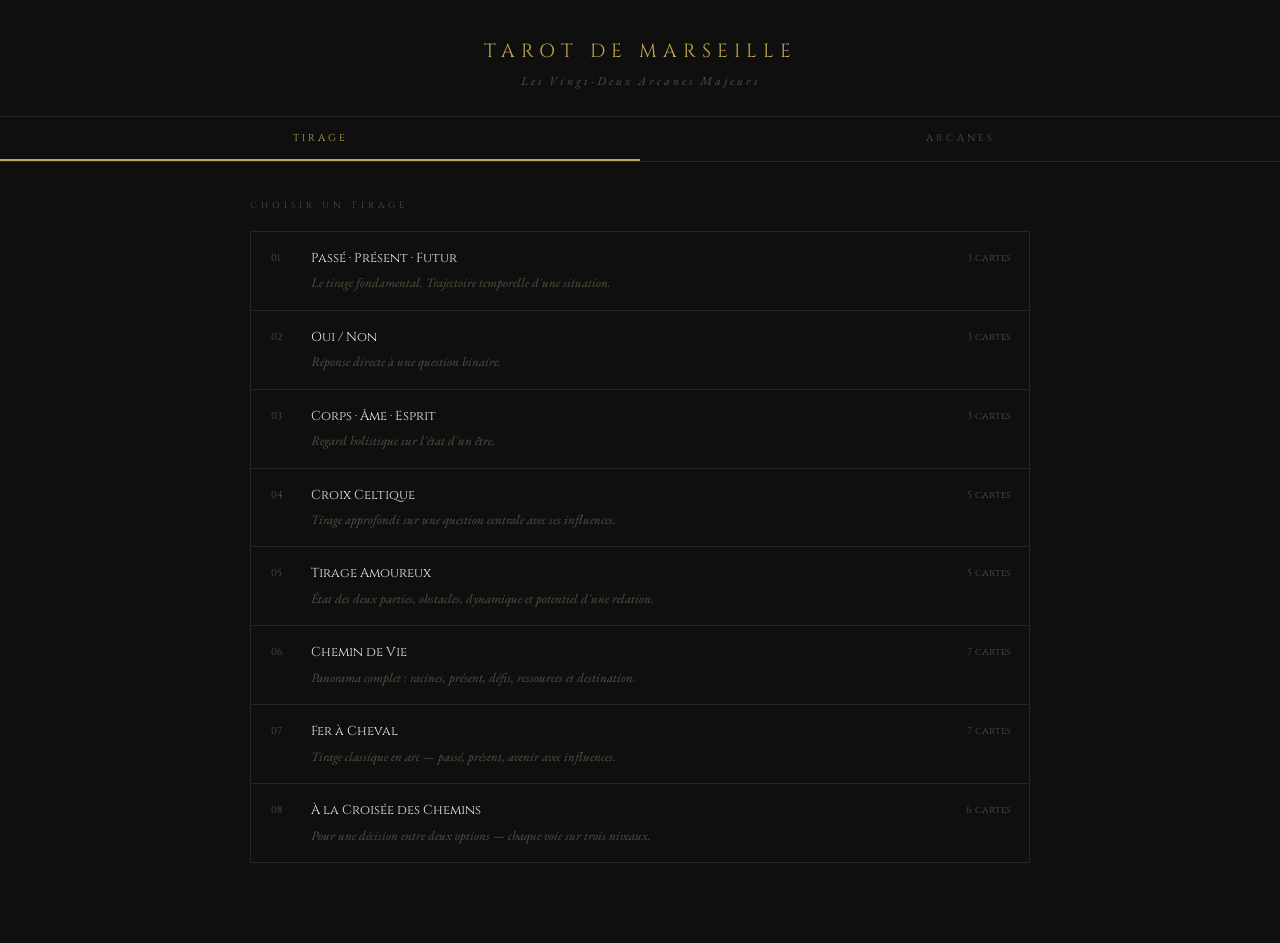
<file: tarot-marseille (8).html>
<!DOCTYPE html>
<html lang="fr">
<head>
<meta charset="UTF-8">
<meta name="viewport" content="width=device-width, initial-scale=1.0">
<title>Tarot de Marseille</title>
<link href="https://fonts.googleapis.com/css2?family=Cinzel:wght@400;600&family=EB+Garamond:ital,wght@0,400;0,500;1,400&display=swap" rel="stylesheet">
<style>
*{margin:0;padding:0;box-sizing:border-box;}
:root{
  --bg:#0f0f0f;--surface:#161616;--surface2:#1e1e1e;
  --border:#252525;--border-gold:#7a6828;
  --gold:#c4a84f;--gold-dim:#5a4a20;
  --text:#ddd8cc;--text-dim:#585040;--text-mid:#908070;
  --crimson:#882020;--white:#ede8dc;
}
body{background:var(--bg);color:var(--text);font-family:'EB Garamond',serif;font-size:16px;line-height:1.65;min-height:100vh;}
header{padding:36px 24px 24px;border-bottom:1px solid var(--border);text-align:center;}
.site-title{font-family:'Cinzel',serif;font-size:19px;font-weight:400;color:var(--gold);letter-spacing:6px;text-transform:uppercase;}
.site-sub{margin-top:5px;font-size:12px;color:var(--text-dim);letter-spacing:3px;font-style:italic;}
nav{display:flex;border-bottom:1px solid var(--border);}
.nav-tab{flex:1;background:none;border:none;border-bottom:2px solid transparent;color:var(--text-dim);font-family:'Cinzel',serif;font-size:10px;letter-spacing:3px;text-transform:uppercase;padding:14px;cursor:pointer;transition:color .2s,border-color .2s;}
.nav-tab:hover{color:var(--text-mid);}
.nav-tab.active{color:var(--gold);border-bottom-color:var(--gold);}
.screen{display:none;}.screen.active{display:block;}
.container{max-width:820px;margin:0 auto;padding:36px 20px 80px;}
.section-label{font-family:'Cinzel',serif;font-size:9px;letter-spacing:4px;text-transform:uppercase;color:var(--text-dim);margin-bottom:18px;}

/* API BANNER */

.btn{display:inline-block;background:none;border:1px solid var(--border-gold);color:var(--gold);font-family:'Cinzel',serif;font-size:10px;letter-spacing:3px;text-transform:uppercase;padding:13px 28px;cursor:pointer;transition:background .2s;width:100%;text-align:center;}
.btn:hover{background:rgba(196,168,79,.07);}
.btn:disabled{opacity:.25;cursor:not-allowed;border-color:var(--border);color:var(--text-dim);}
.btn-ghost{border-color:var(--border);color:var(--text-dim);font-size:10px;padding:10px 24px;}
.btn-ghost:hover{border-color:var(--text-mid);color:var(--text-mid);background:none;}
.btn-sm{padding:9px 20px;font-size:9px;width:auto;}

/* SPREADS */
.spreads-list{display:flex;flex-direction:column;gap:1px;background:var(--border);border:1px solid var(--border);}
.spread-row{background:var(--bg);padding:16px 18px;cursor:pointer;display:flex;align-items:flex-start;gap:18px;transition:background .15s;border-left:2px solid transparent;}
.spread-row:hover{background:var(--surface);border-left-color:var(--gold-dim);}
.spread-row-num{font-family:'Cinzel',serif;font-size:10px;color:var(--text-dim);min-width:22px;padding-top:2px;}
.spread-row-body{flex:1;}
.spread-row-name{font-family:'Cinzel',serif;font-size:13px;color:var(--white);font-weight:400;margin-bottom:3px;}
.spread-row-meta{font-size:13px;color:var(--text-dim);font-style:italic;}
.spread-row-count{font-family:'Cinzel',serif;font-size:10px;color:var(--text-dim);white-space:nowrap;padding-top:2px;}

/* VISUAL */
.spread-visual-container{display:flex;justify-content:center;align-items:center;padding:32px 16px 36px;margin-bottom:24px;border:1px solid var(--border);background:var(--surface);overflow-x:auto;}
.spread-layout{display:grid;gap:10px;flex-shrink:0;}
.vcard{width:78px;height:126px;border:1px solid var(--border);background:var(--bg);cursor:pointer;display:flex;flex-direction:column;align-items:center;justify-content:center;padding:6px 4px;transition:border-color .2s,background .2s,transform .15s;position:relative;gap:4px;}
.vcard:hover{border-color:var(--gold-dim);background:var(--surface2);transform:translateY(-2px);}
.vcard.filled{background:var(--surface2);border-color:var(--border-gold);}
.vcard.reversed-v{border-color:var(--crimson)!important;}
.vcard-num{font-family:'Cinzel',serif;font-size:8px;color:var(--text-dim);letter-spacing:1px;}
.vcard.filled .vcard-num{color:var(--gold-dim);}
.vcard-name{font-size:9px;color:var(--text-dim);text-align:center;line-height:1.3;}
.vcard.filled .vcard-name{font-family:'Cinzel',serif;font-size:9px;color:var(--white);}
.vcard-pos{font-size:8px;color:var(--text-dim);text-align:center;line-height:1.3;font-style:italic;padding:0 3px;}
.vcard-rev-mark{position:absolute;top:4px;right:4px;font-size:7px;color:var(--crimson);}
.vcard-pos-num{position:absolute;top:4px;left:5px;font-family:'Cinzel',serif;font-size:8px;color:var(--gold-dim);}
.vcard-empty-line{width:20px;height:1px;background:var(--border);margin:2px 0;}
.vghost{width:78px;height:126px;visibility:hidden;}

/* POSITIONS */
.positions-list{display:flex;flex-direction:column;gap:6px;margin-bottom:22px;}
.position-slot{border:1px solid var(--border);display:flex;align-items:stretch;overflow:hidden;}
.pos-label-block{padding:11px 13px;min-width:175px;border-right:1px solid var(--border);flex-shrink:0;}
.pos-num{font-family:'Cinzel',serif;font-size:9px;color:var(--text-dim);letter-spacing:2px;margin-bottom:3px;}
.pos-name{font-size:13px;color:var(--text-mid);font-style:italic;line-height:1.3;}
.pos-card-block{flex:1;padding:10px 13px;display:flex;align-items:center;justify-content:space-between;gap:10px;cursor:pointer;transition:background .15s;min-height:50px;}
.pos-card-block:hover{background:var(--surface2);}
.pos-card-block.filled{background:var(--surface);}
.pos-card-placeholder{font-size:13px;color:var(--text-dim);font-style:italic;}
.pos-card-name{font-family:'Cinzel',serif;font-size:13px;color:var(--white);}
.pos-card-num{font-size:11px;color:var(--text-dim);margin-top:2px;}
.pos-reversed-tag{color:var(--crimson);}
.pos-clear{background:none;border:none;color:var(--text-dim);cursor:pointer;font-size:18px;padding:2px 6px;line-height:1;}
.pos-clear:hover{color:var(--white);}
.pos-reversed-toggle{font-size:10px;color:var(--text-dim);cursor:pointer;padding:4px 8px;border:1px solid var(--border);transition:all .15s;white-space:nowrap;background:none;font-family:'EB Garamond',serif;}
.pos-reversed-toggle:hover{border-color:var(--crimson);color:var(--crimson);}
.pos-reversed-toggle.on{border-color:var(--crimson);color:var(--crimson);}

/* PICKER */
.picker-overlay{position:fixed;inset:0;background:rgba(0,0,0,.93);z-index:300;display:none;align-items:flex-start;justify-content:center;padding:40px 16px;overflow-y:auto;}
.picker-overlay.open{display:flex;}
.picker-modal{background:var(--surface);border:1px solid var(--border-gold);width:100%;max-width:680px;}
.picker-header{padding:18px 20px;border-bottom:1px solid var(--border);display:flex;align-items:center;justify-content:space-between;}
.picker-title{font-family:'Cinzel',serif;font-size:11px;color:var(--gold);letter-spacing:3px;}
.picker-close{background:none;border:1px solid var(--border);color:var(--text-dim);width:28px;height:28px;cursor:pointer;font-size:13px;}
.picker-close:hover{border-color:var(--text-dim);color:var(--white);}
.picker-grid{display:grid;grid-template-columns:repeat(auto-fill,minmax(100px,1fr));gap:1px;background:var(--border);border-bottom:1px solid var(--border);}
.picker-cell{background:var(--bg);padding:11px 10px;cursor:pointer;transition:background .12s;display:flex;flex-direction:column;gap:2px;}
.picker-cell:hover{background:var(--surface2);}
.picker-cell.taken{opacity:.2;pointer-events:none;}
.pc-num{font-family:'Cinzel',serif;font-size:9px;color:var(--text-dim);letter-spacing:1px;}
.pc-name{font-size:12px;color:var(--text);line-height:1.25;}
.picker-footer{padding:12px 20px;display:flex;justify-content:flex-end;}

/* RESULT */
.analysis-header{margin-bottom:22px;}
.analysis-spread{font-family:'Cinzel',serif;font-size:15px;color:var(--gold);letter-spacing:3px;margin-bottom:4px;}
.analysis-meta{font-size:13px;color:var(--text-dim);font-style:italic;}
.analysis-cards{display:flex;flex-direction:column;gap:1px;background:var(--border);border:1px solid var(--border);margin-bottom:1px;}
.analysis-card{background:var(--bg);border-left:2px solid transparent;}
.analysis-card.rev{border-left-color:var(--crimson);}
.ac-row{display:flex;align-items:flex-start;gap:14px;padding:15px 18px;}
.ac-pos-num{font-family:'Cinzel',serif;font-size:10px;color:var(--text-dim);min-width:18px;padding-top:2px;}
.ac-body{flex:1;}
.ac-pos-label{font-size:10px;color:var(--text-dim);letter-spacing:2px;text-transform:uppercase;margin-bottom:3px;}
.ac-card-name{font-family:'Cinzel',serif;font-size:14px;color:var(--white);}
.analysis-card.rev .ac-card-name{color:#b89090;}
.ac-arcanum{font-size:11px;color:var(--text-dim);margin-top:2px;}
.ac-kws{display:flex;gap:5px;flex-wrap:wrap;margin-top:7px;}
.ac-kw{font-size:11px;color:var(--text-dim);border:1px solid var(--border);padding:2px 6px;}
.reading-result{background:var(--surface);border:1px solid var(--border);border-top:none;}
.reading-section{padding:22px 20px;border-bottom:1px solid var(--border);}
.reading-section:last-child{border-bottom:none;}
.reading-section-title{font-family:'Cinzel',serif;font-size:9px;letter-spacing:3px;text-transform:uppercase;color:var(--gold-dim);margin-bottom:12px;}
.reading-text{font-size:15px;color:var(--text);line-height:1.9;font-style:italic;}
.reading-text p{margin-bottom:12px;}.reading-text p:last-child{margin-bottom:0;}
.reading-text strong{font-style:normal;color:var(--white);font-weight:500;}
.loading-block{padding:40px 22px;text-align:center;}
.loading-text{font-size:14px;color:var(--text-dim);font-style:italic;letter-spacing:2px;animation:pulse 2s infinite;}
@keyframes pulse{0%,100%{opacity:.3;}50%{opacity:1;}}
.error-block{padding:24px 20px;}
.error-text{font-size:13px;color:var(--crimson);font-style:italic;line-height:1.8;}

/* CHAT */
.chat-section{margin-top:1px;border:1px solid var(--border);border-top:none;}
.chat-header{padding:18px 20px;border-bottom:1px solid var(--border);background:var(--surface);}
.chat-header-title{font-family:'Cinzel',serif;font-size:9px;letter-spacing:3px;text-transform:uppercase;color:var(--gold-dim);margin-bottom:4px;}
.chat-header-desc{font-size:13px;color:var(--text-dim);font-style:italic;}
.chat-messages{max-height:480px;overflow-y:auto;}
.chat-msg{padding:16px 20px;border-bottom:1px solid var(--border);display:flex;gap:14px;}
.chat-msg:last-child{border-bottom:none;}
.chat-msg.user{background:var(--bg);}
.chat-msg.ai{background:var(--surface);}
.chat-msg-role{font-family:'Cinzel',serif;font-size:9px;letter-spacing:2px;text-transform:uppercase;min-width:36px;padding-top:3px;flex-shrink:0;}
.chat-msg.user .chat-msg-role{color:var(--gold-dim);}
.chat-msg.ai .chat-msg-role{color:var(--text-dim);}
.chat-msg-text{font-size:14px;color:var(--text);line-height:1.85;font-style:italic;flex:1;}
.chat-msg.user .chat-msg-text{font-style:normal;color:var(--text-mid);}
.chat-msg-text p{margin-bottom:10px;}.chat-msg-text p:last-child{margin-bottom:0;}
.chat-msg-text strong{font-style:normal;color:var(--white);font-weight:500;}
.chat-input-area{padding:16px 20px;border-top:1px solid var(--border);background:var(--surface2);display:flex;gap:10px;align-items:flex-end;}
.chat-input{flex:1;background:var(--bg);border:1px solid var(--border);color:var(--text);font-family:'EB Garamond',serif;font-size:15px;padding:11px 14px;resize:none;min-height:48px;max-height:140px;line-height:1.5;transition:border-color .2s;outline:none;}
.chat-input:focus{border-color:var(--border-gold);}
.chat-input::placeholder{color:var(--text-dim);font-style:italic;}
.chat-send{background:none;border:1px solid var(--border-gold);color:var(--gold);font-family:'Cinzel',serif;font-size:9px;letter-spacing:2px;text-transform:uppercase;padding:12px 16px;cursor:pointer;transition:background .2s;white-space:nowrap;flex-shrink:0;}
.chat-send:hover{background:rgba(196,168,79,.08);}
.chat-send:disabled{opacity:.3;cursor:not-allowed;}
.chat-typing{padding:14px 20px;font-size:13px;color:var(--text-dim);font-style:italic;animation:pulse 2s infinite;border-bottom:1px solid var(--border);display:flex;gap:14px;}

/* LIBRARY */
.lib-grid{display:flex;flex-direction:column;gap:1px;background:var(--border);border:1px solid var(--border);}
.lib-row{background:var(--bg);padding:13px 18px;cursor:pointer;display:flex;align-items:flex-start;gap:14px;transition:background .15s;}
.lib-row:hover{background:var(--surface);}
.lib-num{font-family:'Cinzel',serif;font-size:9px;color:var(--text-dim);min-width:28px;padding-top:3px;letter-spacing:1px;}
.lib-name{font-family:'Cinzel',serif;font-size:13px;color:var(--white);min-width:145px;font-weight:400;}
.lib-kws{display:flex;gap:5px;flex-wrap:wrap;flex:1;}
.lib-kw{font-size:11px;color:var(--text-dim);border:1px solid var(--border);padding:2px 6px;}

/* MODAL */
.modal-overlay{position:fixed;inset:0;background:rgba(0,0,0,.92);z-index:200;display:none;align-items:center;justify-content:center;padding:16px;}
.modal-overlay.open{display:flex;}
.modal{background:var(--surface);border:1px solid var(--border-gold);max-width:520px;width:100%;max-height:88vh;overflow-y:auto;}
.modal-header{padding:22px 22px 16px;border-bottom:1px solid var(--border);display:flex;align-items:flex-start;justify-content:space-between;}
.modal-roman{font-family:'Cinzel',serif;font-size:9px;color:var(--gold-dim);letter-spacing:3px;margin-bottom:3px;}
.modal-name{font-family:'Cinzel',serif;font-size:18px;color:var(--gold);font-weight:400;margin-bottom:3px;}
.modal-altname{font-size:13px;color:var(--text-dim);font-style:italic;}
.modal-close{background:none;border:1px solid var(--border);color:var(--text-dim);width:28px;height:28px;cursor:pointer;font-size:13px;flex-shrink:0;}
.modal-close:hover{border-color:var(--text-mid);color:var(--white);}
.modal-body{padding:20px 22px 28px;}
.modal-sec{margin-bottom:20px;}.modal-sec:last-child{margin-bottom:0;}
.modal-sec-title{font-family:'Cinzel',serif;font-size:9px;letter-spacing:3px;text-transform:uppercase;color:var(--gold-dim);margin-bottom:8px;}
.modal-kws{display:flex;gap:6px;flex-wrap:wrap;}
.modal-kw{font-size:11px;border:1px solid var(--border-gold);padding:3px 8px;color:var(--text-mid);}
.modal-text{font-size:14px;color:var(--text);line-height:1.85;font-style:italic;}
.modal-rev-block{border-left:2px solid var(--crimson);padding-left:14px;}
.modal-rev-block .modal-sec-title{color:var(--crimson);opacity:.8;}

::-webkit-scrollbar{width:3px;}
::-webkit-scrollbar-track{background:var(--bg);}
::-webkit-scrollbar-thumb{background:var(--border);}
@media(max-width:560px){
  .pos-label-block{min-width:110px;padding:10px;}
  .picker-grid{grid-template-columns:repeat(auto-fill,minmax(82px,1fr));}
  .lib-row{flex-wrap:wrap;}.lib-name{min-width:100%;margin-bottom:6px;}
  .vcard{width:62px;height:100px;}.vghost{width:62px;height:100px;}
  .vcard-name{font-size:8px;}.vcard-pos{font-size:7px;}
}
</style>
</head>
<body>

<header>
  <div class="site-title">Tarot de Marseille</div>
  <div class="site-sub">Les Vingt-Deux Arcanes Majeurs</div>
</header>

<nav>
  <button class="nav-tab active" onclick="showScreen('tirage',this)">Tirage</button>
  <button class="nav-tab" onclick="showScreen('arcanes',this)">Arcanes</button>
</nav>

<div id="screen-tirage" class="screen active">
  <div class="container">

    <div id="step1">
      <p class="section-label">Choisir un tirage</p>
      <div class="spreads-list" id="spreads-list"></div>
    </div>

    <div id="step2" style="display:none">
      <p class="section-label" id="step2-label"></p>
      <p style="font-size:13px;color:var(--text-dim);font-style:italic;margin-bottom:22px;" id="step2-desc"></p>
      <div class="spread-visual-container">
        <div class="spread-layout" id="spread-layout"></div>
      </div>
      <div class="positions-list" id="positions-list"></div>
      <button class="btn" id="btn-analyze" disabled onclick="runAnalysis()">Analyser le tirage →</button>
      <div style="height:10px;"></div>
      <button class="btn btn-ghost btn-sm" onclick="goStep1()">← Changer de tirage</button>
    </div>

    <div id="step3" style="display:none">
      <div class="analysis-header">
        <div class="analysis-spread" id="result-title"></div>
        <div class="analysis-meta" id="result-meta"></div>
      </div>
      <div class="analysis-cards" id="result-cards"></div>
      <div class="reading-result" id="reading-result"></div>
      <div class="chat-section" id="chat-section" style="display:none">
        <div class="chat-header">
          <div class="chat-header-title">Approfondir</div>
          <div class="chat-header-desc">Posez une question ou donnez du contexte — l'IA répond en tenant compte de vos cartes.</div>
        </div>
        <div class="chat-messages" id="chat-messages"></div>
        <div class="chat-input-area">
          <textarea class="chat-input" id="chat-input" placeholder="Ex: Cette lecture concerne ma situation professionnelle…" rows="2" onkeydown="chatKeydown(event)"></textarea>
          <button class="chat-send" id="chat-send" onclick="sendChatMessage()">Envoyer</button>
        </div>
      </div>
      <div style="height:24px;"></div>
      <button class="btn btn-ghost btn-sm" onclick="goStep1()">← Nouveau tirage</button>
    </div>

  </div>
</div>

<div id="screen-arcanes" class="screen">
  <div class="container">
    <p class="section-label">Les 22 Arcanes Majeurs</p>
    <div class="lib-grid" id="lib-grid"></div>
  </div>
</div>

<!-- PICKER -->
<div class="picker-overlay" id="picker-overlay">
  <div class="picker-modal">
    <div class="picker-header">
      <div class="picker-title" id="picker-title">Choisir une carte</div>
      <button class="picker-close" onclick="closePicker()">✕</button>
    </div>
    <div class="picker-grid" id="picker-grid"></div>
    <div class="picker-footer"><button class="btn btn-ghost btn-sm" onclick="closePicker()">Annuler</button></div>
  </div>
</div>

<!-- ARCANE MODAL -->
<div class="modal-overlay" id="modal-overlay" onclick="maybeCloseModal(event)">
  <div class="modal">
    <div class="modal-header">
      <div>
        <div class="modal-roman" id="m-roman"></div>
        <div class="modal-name" id="m-name"></div>
        <div class="modal-altname" id="m-altname"></div>
      </div>
      <button class="modal-close" onclick="closeModal()">✕</button>
    </div>
    <div class="modal-body">
      <div class="modal-sec"><div class="modal-sec-title">Mots-clés</div><div class="modal-kws" id="m-kws"></div></div>
      <div class="modal-sec"><div class="modal-sec-title">Sens à l'endroit</div><div class="modal-text" id="m-upright"></div></div>
      <div class="modal-sec modal-rev-block"><div class="modal-sec-title">Sens renversé</div><div class="modal-text" id="m-reversed"></div></div>
      <div class="modal-sec"><div class="modal-sec-title">Symbolisme</div><div class="modal-text" id="m-symbolism"></div></div>
      <div class="modal-sec"><div class="modal-sec-title">Domaines</div><div class="modal-text" id="m-domains"></div></div>
    </div>
  </div>
</div>

<script>
const ARCANES=[
  {num:0,roman:'0',name:'Le Mat',altname:'Le Fou / The Fool',keywords:['Liberté','Aventure','Innocence','Nouveau départ'],upright:'Début d\'un voyage, saut dans l\'inconnu. Liberté totale, insouciance créatrice, confiance en l\'univers.',reversed:'Imprudence excessive, naïveté dangereuse ou fuite des responsabilités.',symbolism:'Il marche au bord du précipice sans regarder en bas. L\'âme qui s\'engage sans le poids du passé.',domains:'Nouveaux commencements, voyages imprévus, ruptures libératrices, créativité spontanée.'},
  {num:1,roman:'I',name:'Le Bateleur',altname:'Le Magicien / The Magician',keywords:['Volonté','Habileté','Action','Initiative'],upright:'Force de la volonté et habileté. Confiance en soi, initiative, transformation de l\'idée en acte.',reversed:'Tromperie, manipulation, usage mal orienté des talents.',symbolism:'Il lève une baguette vers le ciel. Canal entre l\'idée et la réalisation.',domains:'Entrepreneuriat, communication, projets, habileté.'},
  {num:2,roman:'II',name:'La Papesse',altname:'La Grande Prêtresse / The High Priestess',keywords:['Intuition','Mystère','Sagesse','Intériorité'],upright:'Connaissance intérieure, intuition profonde. Invitation au silence et à l\'introspection.',reversed:'Secrets nuisibles, intuition ignorée, refus d\'écouter sa voix intérieure.',symbolism:'Gardienne du seuil entre le visible et l\'invisible, un livre ouvert sur les genoux.',domains:'Vie intérieure, spiritualité, non-dits, études ésotériques.'},
  {num:3,roman:'III',name:"L'Impératrice",altname:'La Reine / The Empress',keywords:['Abondance','Fécondité','Création','Nature'],upright:'Force créatrice par excellence. Fécondité, abondance, plaisirs des sens, maternité.',reversed:'Stérilité, blocage créatif, dépendance affective, étouffement.',symbolism:'Couronnée dans la nature florissante. Mère, reine et nature unie.',domains:'Maternité, création artistique, abondance, corps.'},
  {num:4,roman:'IV',name:"L'Empereur",altname:'Le Roi / The Emperor',keywords:['Autorité','Structure','Stabilité','Pouvoir'],upright:'Ordre établi, autorité bienveillante, structure solide. Capacité à gouverner et organiser.',reversed:'Tyrannie, rigidité excessive, abus de pouvoir.',symbolism:'Sur un trône de pierre — principe d\'ordre dans le monde manifesté.',domains:'Carrière, leadership, père, droit, politique.'},
  {num:5,roman:'V',name:'Le Pape',altname:'Le Hiérophante / The Hierophant',keywords:['Tradition','Enseignement','Guidance','Institution'],upright:'Gardien des traditions, transmetteur du savoir. Le mentor, guide spirituel.',reversed:'Dogmatisme, conformisme aveugle, manipulation spirituelle.',symbolism:'Pont entre le divin et l\'humain, entre deux colonnes.',domains:'Religion, institutions, enseignement, morale.'},
  {num:6,roman:'VI',name:"L'Amoureux",altname:'Les Amants / The Lovers',keywords:['Choix','Amour','Union','Désir'],upright:'Choix crucial entre deux voies. Attraction, désir, nécessité de décider selon ses valeurs.',reversed:'Hésitation, infidélité, mauvais choix, conflit de valeurs.',symbolism:'Un homme entre deux femmes, un ange au-dessus. Archétype du carrefour existentiel.',domains:'Relations amoureuses, décisions morales, partenariats.'},
  {num:7,roman:'VII',name:'Le Chariot',altname:'Le Char / The Chariot',keywords:['Victoire','Maîtrise','Mouvement','Conquête'],upright:'Victoire par la volonté et la maîtrise de soi. Conquête, mouvement en avant, succès mérité.',reversed:'Perte de contrôle, arrogance, course sans direction.',symbolism:'Un guerrier conduit un char tiré par deux sphinges opposées.',domains:'Ambition, sport, transport, compétition.'},
  {num:8,roman:'VIII',name:'La Justice',altname:'La Balance / Justice',keywords:['Équité','Vérité','Loi','Équilibre'],upright:'Équité, vérité, conséquences de nos actes. Jugement juste, retour à l\'équilibre.',reversed:'Injustice, biais, refus d\'assumer, déséquilibre.',symbolism:'Tenant épée et balance sans passion. Loi impersonnelle — cause et effet.',domains:'Légal, contrats, éthique, karma.'},
  {num:9,roman:'IX',name:"L'Hermite",altname:'Le Sage / The Hermit',keywords:['Solitude','Sagesse','Retraite','Recherche'],upright:'Quête intérieure, retrait du monde. Il éclaire son propre chemin. Réflexion nécessaire.',reversed:'Isolement stérile, refus du monde, immobilisme.',symbolism:'Un vieillard avance seul avec une lanterne. La lumière est sa propre conscience.',domains:'Retraite, méditation, études, recherche de sens.'},
  {num:10,roman:'X',name:'La Roue de Fortune',altname:'La Roue / Wheel of Fortune',keywords:['Destin','Changement','Cycles','Chance'],upright:'Tournant du destin, changement de cycle. Ce qui était bloqué se remet en mouvement.',reversed:'Malchance conjoncturelle, résistance au changement, cycles négatifs.',symbolism:'Roue cosmique — rien n\'est permanent.',domains:'Chance, retournements, opportunités, karma.'},
  {num:11,roman:'XI',name:'La Force',altname:'Le Courage / Strength',keywords:['Courage','Douceur','Endurance','Maîtrise'],upright:'Courage intérieur, maîtrise des instincts par la douceur. Endurance, puissance tranquille.',reversed:'Lâcheté, peur, brutalité, manque de confiance.',symbolism:'Une femme ouvre sans violence la gueule d\'un lion.',domains:'Santé, courage, gestion des émotions, animaux.'},
  {num:12,roman:'XII',name:'Le Pendu',altname:"L'Homme Pendu / The Hanged Man",keywords:['Suspension','Lâcher-prise','Sacrifice','Attente'],upright:'Suspension volontaire, sacrifice consenti. Attente fertile, initiation par l\'inversion.',reversed:'Refus de lâcher prise, martyre, résistance à la transformation.',symbolism:'Suspendu par un pied, calme. L\'inversion révèle ce qui était caché.',domains:'Transitions, crises initiatiques, deuils symboliques.'},
  {num:13,roman:'XIII',name:'La Mort',altname:"L'Arcane sans nom / Death",keywords:['Transformation','Fin de cycle','Renouveau','Passage'],upright:'Fin d\'un cycle, transformation profonde et nécessaire. Ce qui doit mourir pour que naisse le nouveau.',reversed:'Résistance à la transformation, stagnation, deuil mal traversé.',symbolism:'Un squelette faucheur laisse derrière lui des pousses nouvelles.',domains:'Fins, deuils, transformations radicales, ruptures.'},
  {num:14,roman:'XIV',name:'La Tempérance',altname:"L'Ange / Temperance",keywords:['Équilibre','Modération','Harmonie','Patience'],upright:'Art de doser et mélanger les contraires. Harmonie retrouvée, guérison douce, alchimie intérieure.',reversed:'Excès, impatience, déséquilibre, dissipation.',symbolism:'Un ange transvase un liquide d\'une coupe à l\'autre.',domains:'Santé, guérison, relations équilibrées, art.'},
  {num:15,roman:'XV',name:'Le Diable',altname:'Satan / The Devil',keywords:['Attachement','Pulsion','Illusion','Matière'],upright:'Les chaînes que l\'on se forge soi-même : addictions, obsessions, pulsions non maîtrisées.',reversed:'Libération d\'une dépendance, prise de conscience.',symbolism:'Deux personnages enchaînés — les chaînes sont lâches. L\'emprisonnement est consenti.',domains:'Addictions, pulsions, pouvoir, argent, peurs.'},
  {num:16,roman:'XVI',name:'La Maison-Dieu',altname:'La Tour / The Tower',keywords:['Rupture','Révélation','Choc','Effondrement'],upright:'Rupture soudaine, effondrement de structures non saines. Crise libératrice, révélation fulgurante.',reversed:'Catastrophe évitée, refus d\'accepter l\'inévitable.',symbolism:'La foudre frappe une tour. La destruction précède une construction authentique.',domains:'Crises, séparations soudaines, révélations, effondrements.'},
  {num:17,roman:'XVII',name:"L'Étoile",altname:"L'Espérance / The Star",keywords:['Espoir','Inspiration','Guérison','Guidance'],upright:'Espoir pur, guidance céleste, guérison après la tempête. Renouveau spirituel, foi en l\'avenir.',reversed:'Désespoir, perte de foi, illusions déçues.',symbolism:'Une femme verse l\'eau sous une grande étoile. Elle nourrit sans s\'épuiser.',domains:'Guérison, art, rêves, vocation, spiritualité.'},
  {num:18,roman:'XVIII',name:'La Lune',altname:'Le Rêve / The Moon',keywords:['Illusion','Rêve','Inconscient','Peur'],upright:'Territoire des illusions et de l\'inconscient. Peurs nocturnes, révélations profondes.',reversed:'Confusion dissipée ou plongée dans la paranoïa.',symbolism:'La lune éclaire sans révéler — chemin sinueux entre deux tours.',domains:'Inconscient, rêves, peurs, mensonges, cycles féminins.'},
  {num:19,roman:'XIX',name:'Le Soleil',altname:'La Clarté / The Sun',keywords:['Joie','Succès','Clarté','Vitalité'],upright:'Joie, succès, clarté d\'esprit, santé rayonnante, triomphe. Période lumineuse et épanouie.',reversed:'Joie partielle, excès d\'ego, optimisme aveugle.',symbolism:'Deux enfants dansent sous un soleil radieux. L\'innocence retrouvée.',domains:'Santé, enfants, réussite, mariage, créativité.'},
  {num:20,roman:'XX',name:'Le Jugement',altname:'La Résurrection / Judgement',keywords:['Appel','Réveil','Décision','Renaissance'],upright:'Appel intérieur à se transformer. Réveil de la conscience, bilan de vie, renaissance.',reversed:'Refus de l\'appel, culpabilité excessive, résurrection bloquée.',symbolism:'Un ange sonne la trompette. Le réveil est collectif et individuel.',domains:'Vocations, retour du passé, décisions définitives, prises de conscience.'},
  {num:21,roman:'XXI',name:'Le Monde',altname:"L'Univers / The World",keywords:['Accomplissement','Totalité','Succès','Intégration'],upright:'Accomplissement total, synthèse réussie, réalisation de soi. Harmonie avec l\'univers.',reversed:'Succès incomplet, voyage inachevé, dernier pas non franchi.',symbolism:'Une figure androgyne danse dans une couronne de laurier. Le cosmos intégré.',domains:'Voyage, diplôme, mariage, aboutissement, accomplissement.'}
];

const SPREADS=[
  {id:'ppf',name:'Passé · Présent · Futur',count:3,desc:'Le tirage fondamental. Trajectoire temporelle d\'une situation.',positions:['Le Passé — ce qui a mené ici','Le Présent — la situation actuelle','Le Futur — ce qui se profile'],layout:{type:'grid',cols:3,rows:1,slots:[{c:1,r:1},{c:2,r:1},{c:3,r:1}]}},
  {id:'oui-non',name:'Oui / Non',count:3,desc:'Réponse directe à une question binaire.',positions:['Ce qui favorise le Oui','La réponse centrale','Ce qui favorise le Non'],layout:{type:'grid',cols:3,rows:1,slots:[{c:1,r:1},{c:2,r:1},{c:3,r:1}]}},
  {id:'cae',name:'Corps · Âme · Esprit',count:3,desc:'Regard holistique sur l\'état d\'un être.',positions:['Le corps et l\'état physique','L\'âme et l\'état émotionnel','L\'esprit et l\'état mental'],layout:{type:'vertical'}},
  {id:'croix',name:'Croix Celtique',count:5,desc:'Tirage approfondi sur une question centrale avec ses influences.',positions:['La situation actuelle','Ce qui aide ou s\'oppose','Le dessous de la question','Le passé récent','Le futur proche'],layout:{type:'grid',cols:3,rows:3,slots:[{c:2,r:2},{c:2,r:1},{c:2,r:3},{c:1,r:2},{c:3,r:2}]}},
  {id:'amour',name:'Tirage Amoureux',count:5,desc:'État des deux parties, obstacles, dynamique et potentiel d\'une relation.',positions:['Vous dans la relation','L\'autre dans la relation','Le lien entre vous','Ce qui freine','Le potentiel de la relation'],layout:{type:'amour'}},
  {id:'vie',name:'Chemin de Vie',count:7,desc:'Panorama complet : racines, présent, défis, ressources et destination.',positions:['Les racines, le fondement','La situation présente','L\'obstacle principal','La ressource cachée','Ce qui vient du passé','L\'aide extérieure','L\'horizon'],layout:{type:'grid',cols:4,rows:2,slots:[{c:1,r:2},{c:2,r:1},{c:3,r:2},{c:4,r:1},{c:1,r:1},{c:2,r:2},{c:4,r:2}]}},
  {id:'fer',name:'Fer à Cheval',count:7,desc:'Tirage classique en arc — passé, présent, avenir avec influences.',positions:['Le passé lointain','Le passé récent','Le présent','Les obstacles futurs','Les personnes qui influencent','Ce qu\'il faut faire','Le résultat probable'],layout:{type:'fer'}},
  {id:'decision',name:'À la Croisée des Chemins',count:6,desc:'Pour une décision entre deux options — chaque voie sur trois niveaux.',positions:['Voie A — ce qui attire','Voie A — les obstacles','Voie A — l\'issue probable','Voie B — ce qui attire','Voie B — les obstacles','Voie B — l\'issue probable'],layout:{type:'grid',cols:2,rows:3,slots:[{c:1,r:1},{c:1,r:2},{c:1,r:3},{c:2,r:1},{c:2,r:2},{c:2,r:3}]}}
];

const GROQ_MODEL = 'llama-3.3-70b-versatile';
const GROQ_URL = 'https://api.groq.com/openai/v1/chat/completions';

let selectedSpread=null, slots=[], activeSlotIndex=null;
let chatHistory=[], readingContext='';
let groqKey='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';

function previewKey(){
  const st=document.getElementById('groq-status');
  st.style.display='block';
  if(v.length===0){st.textContent='Champ vide';st.className='api-status err';return;}
  st.textContent='Aperçu ('+v.length+' car.) : '+v.substring(0,8)+'…'+v.substring(v.length-4);
  st.className='api-status info';
}

// ─── GROQ CALL ───
async function callGroq(messages){

  const res=await fetch(GROQ_URL,{
    method:'POST',
    headers:{'Content-Type':'application/json','Authorization':'Bearer '+groqKey},
    body:JSON.stringify({model:GROQ_MODEL,messages,max_tokens:1200,temperature:0.7})
  });
  if(!res.ok){
    const e=await res.json().catch(()=>({}));
    throw new Error(e.error?.message||`Erreur HTTP ${res.status}`);
  }
  const data=await res.json();
  return data.choices[0].message.content;
}

// ─── INIT ───
function init(){buildSpreads();buildLibrary();}

function buildSpreads(){
  document.getElementById('spreads-list').innerHTML=SPREADS.map((s,i)=>`
    <div class="spread-row" onclick="selectSpread(${i})">
      <div class="spread-row-num">${String(i+1).padStart(2,'0')}</div>
      <div class="spread-row-body"><div class="spread-row-name">${s.name}</div><div class="spread-row-meta">${s.desc}</div></div>
      <div class="spread-row-count">${s.count} carte${s.count>1?'s':''}</div>
    </div>`).join('');
}
function buildLibrary(){
  document.getElementById('lib-grid').innerHTML=ARCANES.map((a,i)=>`
    <div class="lib-row" onclick="openModal(${i})">
      <div class="lib-num">${a.roman}</div><div class="lib-name">${a.name}</div>
      <div class="lib-kws">${a.keywords.map(k=>`<span class="lib-kw">${k}</span>`).join('')}</div>
    </div>`).join('');
}

function selectSpread(i){
  selectedSpread=SPREADS[i];
  slots=selectedSpread.positions.map(()=>({arcanaIndex:null,reversed:false}));
  document.getElementById('step1').style.display='none';
  document.getElementById('step2').style.display='block';
  document.getElementById('step2-label').textContent=selectedSpread.name;
  document.getElementById('step2-desc').textContent=selectedSpread.desc;
  renderAll(); window.scrollTo(0,0);
}
function goStep1(){
  selectedSpread=null; slots=[]; chatHistory=[]; readingContext='';
  document.getElementById('step3').style.display='none';
  document.getElementById('step2').style.display='none';
  document.getElementById('step1').style.display='block';
  window.scrollTo(0,0);
}

// ─── RENDER ───
function renderAll(){
  renderVisualLayout(); renderPositionList();
  document.getElementById('btn-analyze').disabled=slots.some(s=>s.arcanaIndex===null);
}
function renderVisualLayout(){
  const L=selectedSpread.layout,el=document.getElementById('spread-layout');
  el.innerHTML=''; el.removeAttribute('style');
  if(L.type==='vertical'){el.style.cssText='display:flex;flex-direction:column;gap:10px;align-items:center;';el.innerHTML=slots.map((_,i)=>vcardHTML(i)).join('');return;}
  if(L.type==='fer'){renderFer(el);return;}
  if(L.type==='amour'){renderAmour(el);return;}
  el.style.cssText=`display:grid;grid-template-columns:repeat(${L.cols},78px);grid-template-rows:repeat(${L.rows},126px);gap:10px;`;
  const map={};L.slots.forEach((p,i)=>map[`${p.c},${p.r}`]=i);
  let h='';
  for(let r=1;r<=L.rows;r++)for(let c=1;c<=L.cols;c++){const k=`${c},${r}`;h+=k in map?`<div style="grid-column:${c};grid-row:${r};">${vcardHTML(map[k])}</div>`:`<div style="grid-column:${c};grid-row:${r};" class="vghost"></div>`;}
  el.innerHTML=h;
}
function renderFer(el){
  const arcRow=[1,1,2,2,2,1,1];
  el.style.cssText='display:grid;grid-template-columns:repeat(7,78px);grid-template-rows:126px 40px 126px;gap:10px;';
  el.innerHTML=Array.from({length:7},(_,i)=>`<div style="grid-column:${i+1};grid-row:${arcRow[i]===1?1:3};">${vcardHTML(i)}</div>`).join('');
}
function renderAmour(el){
  el.style.cssText='display:grid;grid-template-columns:repeat(3,78px);grid-template-rows:repeat(3,126px);gap:10px;';
  const pos=[{c:1,r:1,i:0},{c:3,r:1,i:1},{c:2,r:1,i:2},{c:2,r:2,i:3},{c:2,r:3,i:4}];
  const used={};pos.forEach(p=>used[`${p.c},${p.r}`]=p.i);
  let h='';
  for(let r=1;r<=3;r++)for(let c=1;c<=3;c++){const k=`${c},${r}`;h+=k in used?`<div style="grid-column:${c};grid-row:${r};">${vcardHTML(used[k])}</div>`:`<div style="grid-column:${c};grid-row:${r};" class="vghost"></div>`;}
  el.innerHTML=h;
}
function vcardHTML(i){
  const slot=slots[i],pos=selectedSpread.positions[i],lbl=pos.split('—')[0].trim();
  const filled=slot.arcanaIndex!==null,a=filled?ARCANES[slot.arcanaIndex]:null;
  return `<div class="vcard${filled?' filled':''}${filled&&slot.reversed?' reversed-v':''}" onclick="openPicker(${i})" title="${lbl}">
    <div class="vcard-pos-num">${i+1}</div>
    ${filled?`${slot.reversed?'<div class="vcard-rev-mark">↑</div>':''}<div class="vcard-num">${a.roman}</div><div class="vcard-name">${a.name}</div>`:`<div class="vcard-empty-line"></div><div class="vcard-pos">${lbl}</div><div class="vcard-empty-line"></div>`}
  </div>`;
}
function renderPositionList(){
  document.getElementById('positions-list').innerHTML=slots.map((slot,i)=>{
    const pos=selectedSpread.positions[i],parts=pos.split('—'),filled=slot.arcanaIndex!==null,a=filled?ARCANES[slot.arcanaIndex]:null;
    return `<div class="position-slot">
      <div class="pos-label-block"><div class="pos-num">POSITION ${i+1}</div><div class="pos-name">${parts[0].trim()}${parts[1]?' · '+parts[1].trim():''}</div></div>
      <div class="pos-card-block${filled?' filled':''}" onclick="${filled?'':'openPicker('+i+')'}">
        ${filled?`<div><div class="pos-card-name">${a.name}</div><div class="pos-card-num">Arcane ${a.roman}${slot.reversed?' · <span class="pos-reversed-tag">↑ Renversée</span>':''}</div></div>
          <div style="display:flex;gap:6px;align-items:center;flex-shrink:0;">
            <button class="pos-reversed-toggle${slot.reversed?' on':''}" onclick="toggleReversed(event,${i})">${slot.reversed?'↑ Renversée':'Retourner'}</button>
            <button class="pos-clear" onclick="clearSlot(event,${i})">×</button>
          </div>`:`<span class="pos-card-placeholder">Cliquer pour choisir</span>`}
      </div></div>`;
  }).join('');
}

// ─── PICKER ───
function openPicker(i){
  activeSlotIndex=i;
  const taken=slots.map(s=>s.arcanaIndex).filter(x=>x!==null);
  document.getElementById('picker-title').textContent=`Position ${i+1} — ${selectedSpread.positions[i].split('—')[0].trim()}`;
  document.getElementById('picker-grid').innerHTML=ARCANES.map((a,j)=>`
    <div class="picker-cell${taken.includes(j)&&slots[i].arcanaIndex!==j?' taken':''}" onclick="pickCard(${j})">
      <div class="pc-num">${a.roman}</div><div class="pc-name">${a.name}</div></div>`).join('');
  document.getElementById('picker-overlay').classList.add('open');
}
function pickCard(j){if(activeSlotIndex===null)return;slots[activeSlotIndex]={arcanaIndex:j,reversed:false};closePicker();renderAll();}
function closePicker(){document.getElementById('picker-overlay').classList.remove('open');activeSlotIndex=null;}
function clearSlot(e,i){e.stopPropagation();slots[i]={arcanaIndex:null,reversed:false};renderAll();}
function toggleReversed(e,i){e.stopPropagation();slots[i].reversed=!slots[i].reversed;renderAll();}

// ─── ANALYSIS ───
async function runAnalysis(){
  document.getElementById('step2').style.display='none';
  document.getElementById('step3').style.display='block';
  chatHistory=[]; document.getElementById('chat-section').style.display='none';
  document.getElementById('chat-messages').innerHTML='';
  window.scrollTo(0,0);

  const revCount=slots.filter(s=>s.reversed).length;
  document.getElementById('result-title').textContent=selectedSpread.name;
  document.getElementById('result-meta').textContent=`${slots.length} carte${slots.length>1?'s':''} · ${revCount} renversée${revCount!==1?'s':''}`;

  document.getElementById('result-cards').innerHTML=slots.map((slot,i)=>{
    const a=ARCANES[slot.arcanaIndex];
    return `<div class="analysis-card${slot.reversed?' rev':''}">
      <div class="ac-row"><div class="ac-pos-num">${i+1}</div><div class="ac-body">
        <div class="ac-pos-label">${selectedSpread.positions[i]}</div>
        <div class="ac-card-name">${a.name}</div>
        <div class="ac-arcanum">Arcane ${a.roman}${slot.reversed?' · <span style="color:var(--crimson)">Renversée</span>':''}</div>
        <div class="ac-kws">${a.keywords.map(k=>`<span class="ac-kw">${k}</span>`).join('')}</div>
      </div></div></div>`;
  }).join('');

  document.getElementById('reading-result').innerHTML=`<div class="loading-block"><div class="loading-text">Lecture en cours · · ·</div></div>`;

  readingContext=slots.map((slot,i)=>{
    const a=ARCANES[slot.arcanaIndex];
    return `Position ${i+1} (${selectedSpread.positions[i]}) : ${a.name} (Arcane ${a.roman})${slot.reversed?' RENVERSÉE':''}`;
  }).join('\n');

  const sysPrompt=`Tu es un tarologue expert du Tarot de Marseille. Tu lis les tirages de façon directe, symbolique et concrète. Tu tutoies la personne. Tu ne verses pas dans le vague — chaque interprétation est ancrée dans la position de la carte et son sens.`;

  const userPrompt=buildPrompt();

  try{
    const raw=await callGroq([{role:'system',content:sysPrompt},{role:'user',content:userPrompt}]);
    renderReading(raw);
    chatHistory=[{role:'system',content:sysPrompt},{role:'user',content:userPrompt},{role:'assistant',content:raw}];
    document.getElementById('chat-section').style.display='block';
  }catch(err){
    document.getElementById('reading-result').innerHTML=`<div class="error-block"><div class="error-text">${err.message}</div></div>`;
  }
}

function buildPrompt(){
  const lines=slots.map((slot,i)=>{
    const a=ARCANES[slot.arcanaIndex];
    return `Position ${i+1} (${selectedSpread.positions[i]}) : ${a.name} (Arcane ${a.roman})${slot.reversed?' — RENVERSÉE':''}\nMots-clés : ${a.keywords.join(', ')}\nSens endroit : ${a.upright}\nSens renversé : ${a.reversed}`;
  }).join('\n\n');
  return `Tirage : ${selectedSpread.name}
Description : ${selectedSpread.desc}

Cartes :
${lines}

Donne une lecture en deux parties :

PARTIE 1 — CARTE PAR CARTE
Pour chaque carte : son rôle dans sa position précise, en tenant compte du sens (endroit/renversé). 2-4 phrases par carte. Commence chaque carte par son nom en gras.

PARTIE 2 — LECTURE GLOBALE
Ce que ces cartes racontent ensemble : tensions, complémentarités, fil conducteur. 4-6 phrases. Conclus sur ce que ce tirage invite à faire ou considérer.`;
}

// ─── RENDER READING ───
function renderReading(raw){
  const p1=raw.match(/PARTIE\s*1[^:\n]*[:\n]([\s\S]*?)(?=PARTIE\s*2|$)/i);
  const p2=raw.match(/PARTIE\s*2[^:\n]*[:\n]([\s\S]*)/i);
  document.getElementById('reading-result').innerHTML=p1&&p2
    ?`<div class="reading-section"><div class="reading-section-title">Carte par carte</div><div class="reading-text">${fmt(p1[1].trim())}</div></div>
      <div class="reading-section"><div class="reading-section-title">Lecture globale</div><div class="reading-text">${fmt(p2[1].trim())}</div></div>`
    :`<div class="reading-section"><div class="reading-section-title">Lecture</div><div class="reading-text">${fmt(raw)}</div></div>`;
}

function fmt(t){
  return '<p>'+t.replace(/\*\*([^*]+)\*\*/g,'<strong>$1</strong>').replace(/\*([^*]+)\*/g,'<em>$1</em>').replace(/\n{2,}/g,'</p><p>').replace(/\n/g,' ')+'</p>';
}

// ─── CHAT ───
function chatKeydown(e){if(e.key==='Enter'&&!e.shiftKey){e.preventDefault();sendChatMessage();}}

async function sendChatMessage(){
  const input=document.getElementById('chat-input'),msg=input.value.trim();
  if(!msg)return;
  input.value=''; document.getElementById('chat-send').disabled=true;
  appendChatMsg('user',msg);
  chatHistory.push({role:'user',content:msg});
  const tid='t'+Date.now();
  document.getElementById('chat-messages').insertAdjacentHTML('beforeend',
    `<div class="chat-typing" id="${tid}"><span style="min-width:36px;font-family:Cinzel,serif;font-size:9px;letter-spacing:2px;color:var(--text-dim)">IA</span><span>· · ·</span></div>`);
  scrollChat();
  try{
    const raw=await callGroq(chatHistory);
    document.getElementById(tid)?.remove();
    appendChatMsg('ai',raw);
    chatHistory.push({role:'assistant',content:raw});
  }catch(err){
    document.getElementById(tid)?.remove();
    appendChatMsg('ai',err.message);
  }
  document.getElementById('chat-send').disabled=false;
  input.focus();
}

function appendChatMsg(role,text){
  const el=document.createElement('div');
  el.className=`chat-msg ${role}`;
  el.innerHTML=`<div class="chat-msg-role">${role==='user'?'Vous':'IA'}</div><div class="chat-msg-text">${fmt(text)}</div>`;
  document.getElementById('chat-messages').appendChild(el);
  scrollChat();
}
function scrollChat(){const el=document.getElementById('chat-messages');el.scrollTop=el.scrollHeight;}

// ─── MODALS ───
function openModal(i){
  const a=ARCANES[i];
  document.getElementById('m-roman').textContent=`Arcane ${a.roman}`;
  document.getElementById('m-name').textContent=a.name;
  document.getElementById('m-altname').textContent=a.altname;
  document.getElementById('m-kws').innerHTML=a.keywords.map(k=>`<span class="modal-kw">${k}</span>`).join('');
  document.getElementById('m-upright').textContent=a.upright;
  document.getElementById('m-reversed').textContent=a.reversed;
  document.getElementById('m-symbolism').textContent=a.symbolism;
  document.getElementById('m-domains').textContent=a.domains;
  document.getElementById('modal-overlay').classList.add('open');
}
function closeModal(){document.getElementById('modal-overlay').classList.remove('open');}
function maybeCloseModal(e){if(e.target===document.getElementById('modal-overlay'))closeModal();}

function showScreen(id,btn){
  document.querySelectorAll('.screen').forEach(s=>s.classList.remove('active'));
  document.querySelectorAll('.nav-tab').forEach(b=>b.classList.remove('active'));
  document.getElementById('screen-'+id).classList.add('active'); btn.classList.add('active');
}

init();
</script>
</body>
</html>
</file>
